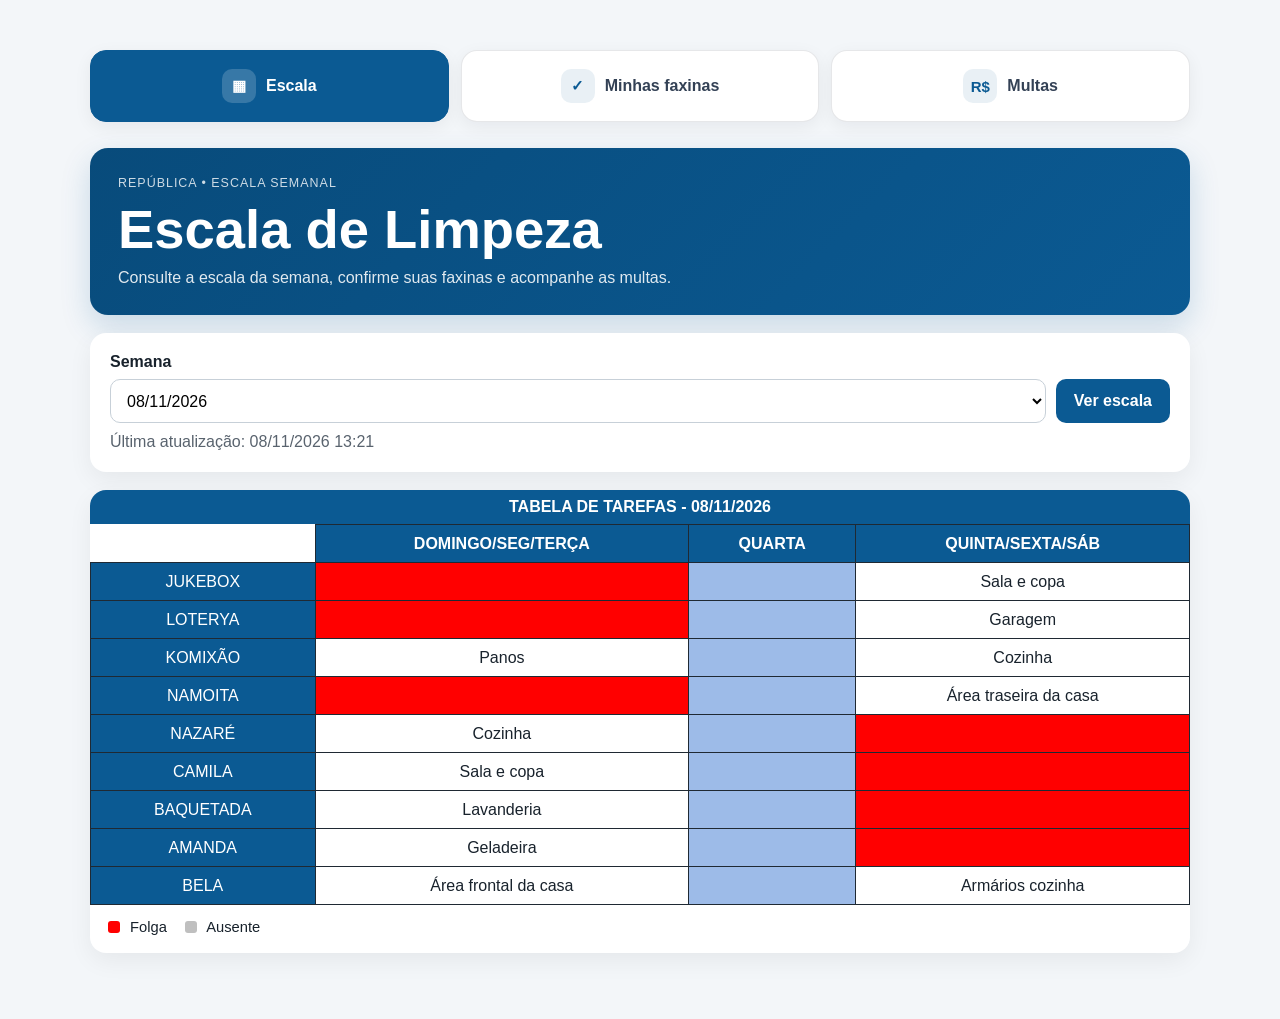
<file: index.html>
<!DOCTYPE html>
<html lang="pt-BR">
<head>
  <meta charset="UTF-8" />
  <meta name="viewport" content="width=device-width, initial-scale=1.0" />
  <title>Escala de Limpeza</title>
  <link rel="stylesheet" href="style.css" />
  <link rel="stylesheet" href="supabase/supabase-pages.css" />
</head>
<body>
  <main class="container">
    <nav class="app-nav main-nav">
      <a class="active" href="index.html"><span class="nav-icon">▦</span><span>Escala</span></a>
      <a href="supabase/confirmar.html"><span class="nav-icon">✓</span><span>Minhas faxinas</span></a>
      <a href="supabase/multas.html"><span class="nav-icon">R$</span><span>Multas</span></a>
    </nav>

    <section class="hero">
      <div>
        <p class="eyebrow">República • Escala semanal</p>
        <h1>Escala de Limpeza</h1>
        <p class="subtitle">Consulte a escala da semana, confirme suas faxinas e acompanhe as multas.</p>
      </div>
    </section>

    <section class="controls card">
      <label for="semana">Semana</label>
      <div class="control-row">
        <select id="semana"><option value="">Carregando semanas...</option></select>
        <button id="mostrar">Ver escala</button>
      </div>
      <p id="status" class="status" aria-live="polite"></p>
    </section>

    <section id="resultado" class="card resultado" hidden>
      <div class="table-title" id="tituloTabela">TABELA DE TAREFAS</div>
      <div class="table-wrap">
        <table>
          <thead><tr><th class="empty-head"></th><th>DOMINGO/SEG/TERÇA</th><th>QUARTA</th><th>QUINTA/SEXTA/SÁB</th></tr></thead>
          <tbody id="corpoTabela"></tbody>
        </table>
      </div>
      <div class="legend">
        <span><i class="dot folga-dot"></i> Folga</span>
        <span><i class="dot ausente-dot"></i> Ausente</span>
      </div>
    </section>
  </main>
  <script src="script.js"></script>
</body>
</html>
</file>
<file: style.css>
:root {
  --blue: #0b5a93;
  --blue-dark: #084b7b;
  --blue-light: #9dbbe8;
  --red: #ff0000;
  --gray: #bfbfbf;
  --bg: #f3f6f9;
  --card: #ffffff;
  --text: #18222c;
  --border: #1f2933;
}

* { box-sizing: border-box; }

body {
  margin: 0;
  font-family: Arial, Helvetica, sans-serif;
  background: var(--bg);
  color: var(--text);
}

.container {
  width: min(1100px, calc(100% - 28px));
  margin: 0 auto;
  padding: 28px 0 48px;
}

.hero {
  background: linear-gradient(135deg, var(--blue-dark), var(--blue));
  color: white;
  border-radius: 18px;
  padding: 28px;
  margin-bottom: 18px;
  box-shadow: 0 12px 30px rgba(11, 90, 147, .18);
}

.eyebrow {
  margin: 0 0 8px;
  text-transform: uppercase;
  letter-spacing: .08em;
  font-size: .78rem;
  opacity: .8;
}

h1 {
  margin: 0;
  font-size: clamp(2rem, 5vw, 3.4rem);
}

.subtitle {
  margin: 8px 0 0;
  opacity: .88;
}

.card {
  background: var(--card);
  border-radius: 16px;
  padding: 20px;
  box-shadow: 0 8px 24px rgba(0, 0, 0, .06);
  margin-bottom: 18px;
}

.controls label {
  display: block;
  font-weight: 700;
  margin-bottom: 8px;
}

.control-row {
  display: flex;
  gap: 10px;
}

select, button {
  min-height: 44px;
  border-radius: 10px;
  font-size: 1rem;
}

select {
  flex: 1;
  border: 1px solid #c7d0d8;
  padding: 0 12px;
  background: white;
}

button {
  border: 0;
  padding: 0 18px;
  background: var(--blue);
  color: white;
  font-weight: 700;
  cursor: pointer;
}

button:hover { background: var(--blue-dark); }

.status {
  margin: 10px 0 0;
  min-height: 1.2em;
  color: #59636e;
}

.resultado {
  padding: 0;
  overflow: hidden;
}

.table-title {
  background: var(--blue);
  color: white;
  font-weight: 700;
  text-align: center;
  padding: 8px 12px;
}

.table-wrap { overflow-x: auto; }

table {
  width: 100%;
  border-collapse: collapse;
  min-width: 760px;
}

th, td {
  border: 1px solid var(--border);
  text-align: center;
  padding: 7px 10px;
  height: 38px;
}

thead th {
  background: var(--blue);
  color: white;
  font-weight: 700;
}

thead .empty-head {
  background: white;
  border-top-color: transparent;
  border-left-color: transparent;
}

td.name {
  background: var(--blue);
  color: white;
  font-weight: 500;
  white-space: nowrap;
}

td.task { background: white; }
td.wednesday { background: var(--blue-light); }
td.folga { background: var(--red); color: transparent; }
td.ausente { background: var(--gray); font-weight: 700; }

.legend {
  display: flex;
  gap: 18px;
  flex-wrap: wrap;
  padding: 14px 18px 18px;
  font-size: .92rem;
}

.dot {
  width: 12px;
  height: 12px;
  display: inline-block;
  border-radius: 3px;
  margin-right: 6px;
  vertical-align: -1px;
}
.folga-dot { background: var(--red); }
.ausente-dot { background: var(--gray); }

@media (max-width: 640px) {
  .container { width: min(100% - 18px, 1100px); padding-top: 14px; }
  .hero { padding: 20px; border-radius: 14px; }
  .card { border-radius: 14px; padding: 14px; }
  .resultado { padding: 0; }
  .control-row { flex-direction: column; }
  button { width: 100%; }
}
</file>
<file: supabase/supabase-pages.css>
.app-nav{display:flex;gap:.6rem;flex-wrap:wrap;margin:1rem 0}
.app-nav a{text-decoration:none;padding:.65rem .9rem;border-radius:10px;background:#fff;color:inherit;border:1px solid #ddd}
.app-nav a.active{font-weight:700}
.auth-card{max-width:520px}
.auth-card input,.auth-card select{box-sizing:border-box;width:100%;padding:.8rem;margin:.35rem 0 1rem;border:1px solid #ccc;border-radius:8px;background:#fff}
.auth-card button,.top-row button,.task-card button,.fine-card button{padding:.7rem 1rem;border:0;border-radius:8px;cursor:pointer}
.top-row{display:flex;align-items:flex-start;justify-content:space-between;gap:1rem}
.secondary{background:#eee}.muted{opacity:.72}
.task-card,.fine-card{border:1px solid #ddd;border-radius:12px;padding:1rem;margin:1rem 0;background:#fff}
.task-card h3,.fine-card h3{margin:.1rem 0 .5rem}
.badge{display:inline-block;padding:.25rem .55rem;border-radius:999px;background:#eee;font-size:.85rem}
.done{font-weight:700}.status{min-height:1.2em}
.app-nav.main-nav{display:grid;grid-template-columns:repeat(3,minmax(0,1fr));gap:12px;margin:22px 0 26px}
.app-nav.main-nav a{min-height:72px;display:flex;align-items:center;justify-content:center;gap:10px;padding:12px 16px;border:1px solid rgba(15,23,42,.10);border-radius:16px;background:#fff;color:#334155;text-decoration:none;font-weight:700;box-shadow:0 5px 18px rgba(15,23,42,.06);transition:.18s}
.app-nav.main-nav a:hover{transform:translateY(-2px);box-shadow:0 9px 24px rgba(15,23,42,.10);border-color:rgba(11,90,147,.30)}
.app-nav.main-nav a.active{background:#0b5a93;color:#fff;border-color:#0b5a93}
.nav-icon{width:34px;height:34px;display:inline-flex;align-items:center;justify-content:center;border-radius:10px;background:rgba(11,90,147,.09);color:#0b5a93;font-size:15px;font-weight:800}
.app-nav.main-nav a.active .nav-icon{background:rgba(255,255,255,.18);color:#fff}
@media(max-width:650px){.app-nav.main-nav{grid-template-columns:1fr;gap:8px}.app-nav.main-nav a{min-height:56px;justify-content:flex-start}}
[hidden]{display:none!important}
.auth-card h2{margin-top:0}.auth-card summary{cursor:pointer;font-weight:700;margin:1.2rem 0}.auth-card label{display:block;font-weight:600}
button:disabled{opacity:.55;cursor:not-allowed}button.secondary{color:#1f3550;background:#e9eef3}button.secondary:hover{background:#dce5ed}
.actions,.filters{display:flex;flex-wrap:wrap;gap:12px;margin-top:16px}.filters>div{flex:1;min-width:180px}.filters label{display:block;margin-bottom:8px}.filters select,#filtroPessoa{width:100%}
.task-card.concluida{border-left:5px solid #24845d}.task-card.nao_concluida,.fine-card{border-left:5px solid #b33140}.badge.concluida{background:#e2f4e9;color:#135d3e}.badge.nao_concluida{background:#ffe6e8;color:#942436}.badge.pendente{background:#fff4d4;color:#78580b}.fine-value{color:#942436;font-weight:700}
.summary-grid{display:grid;grid-template-columns:repeat(auto-fit,minmax(180px,1fr));gap:14px;margin-top:20px}.month-card{background:#eef5fc;border:1px solid #d3e2f2;border-radius:12px;padding:18px}.month-card h3{margin-top:0;text-transform:capitalize}.month-card strong{font-size:1.4rem;color:#084b7b}
.access-row{display:flex;align-items:center;justify-content:space-between;gap:16px;border-bottom:1px solid #e6ebf0;padding:14px 0}.access-row p{margin-bottom:0}#codigoGerado{display:block;padding:16px;background:#eef5fc;border-radius:10px;overflow-wrap:anywhere;font-family:monospace;margin-bottom:10px}
:focus-visible{outline:3px solid #2d7dba;outline-offset:3px}.status{overflow-wrap:anywhere}
@media(max-width:650px){.top-row,.access-row{flex-direction:column}.actions{flex-direction:column}.auth-card{max-width:none}.filters{flex-direction:column}}
</file>
